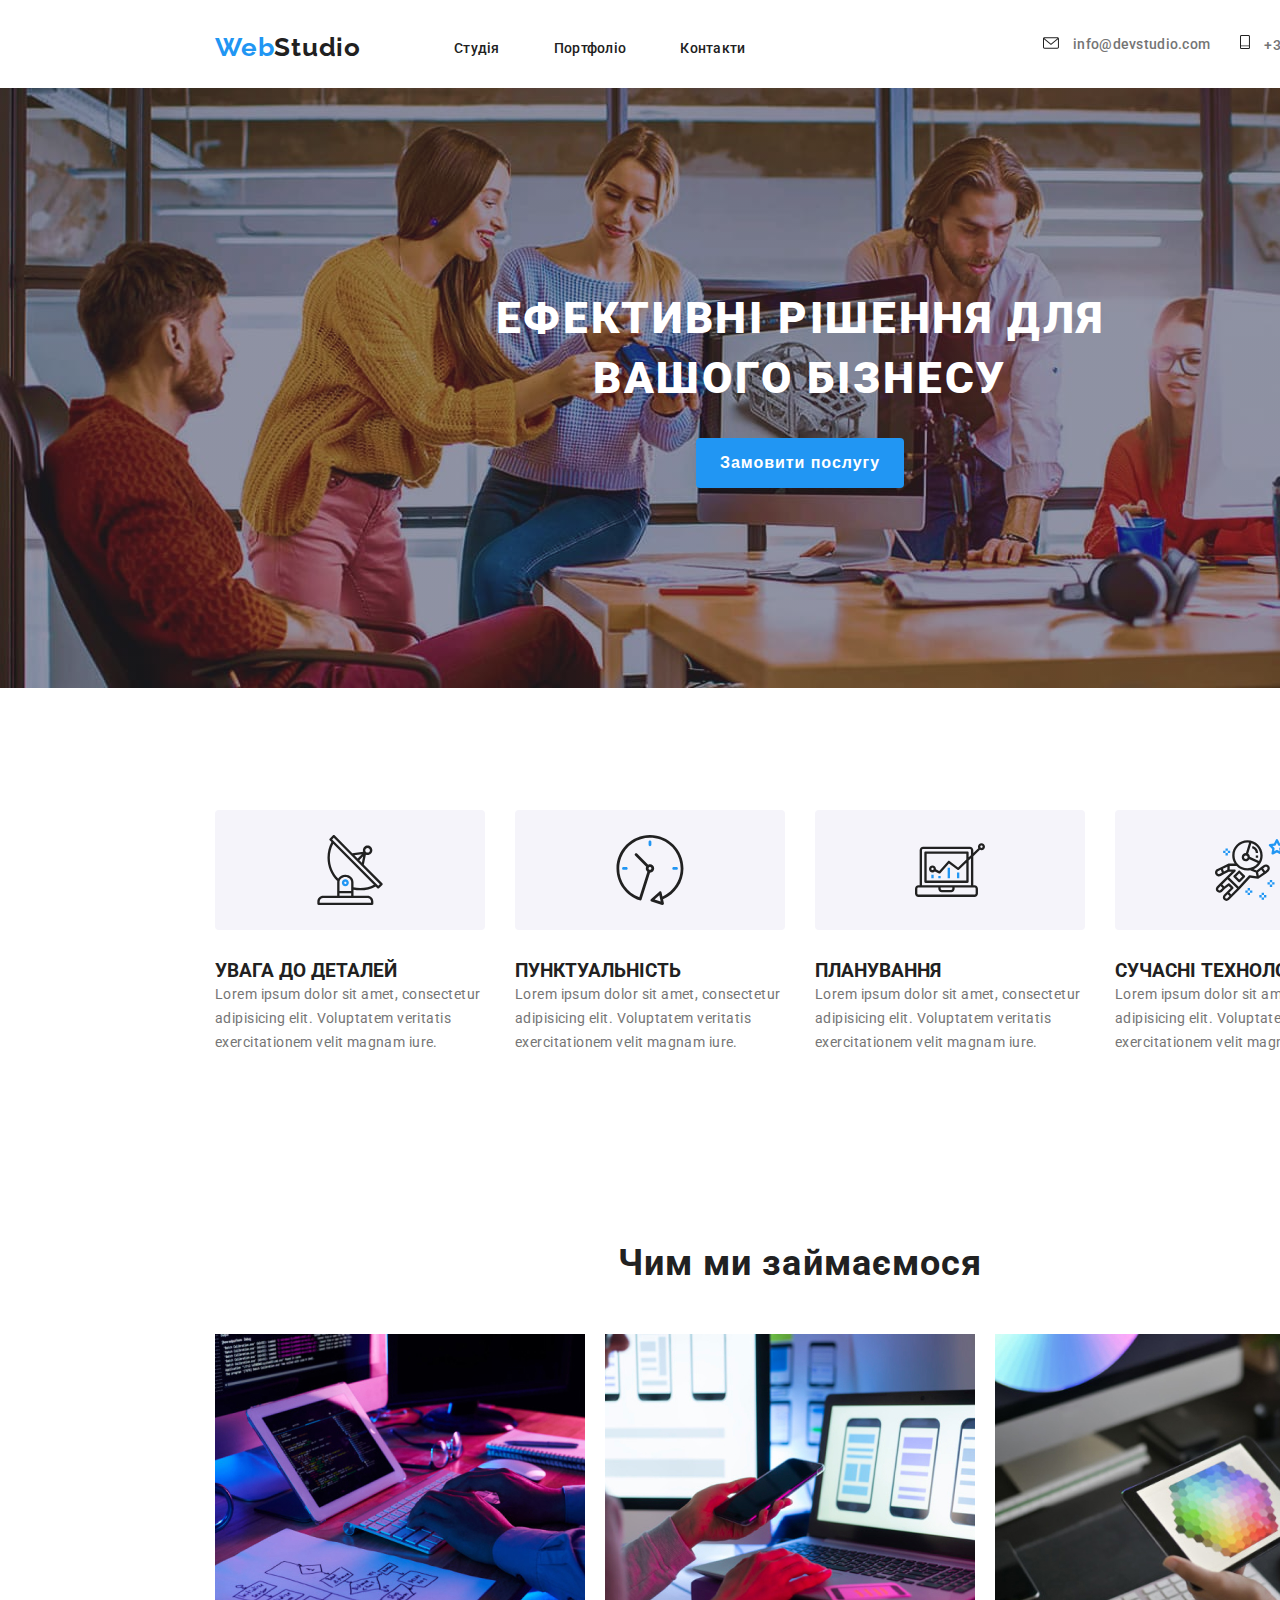
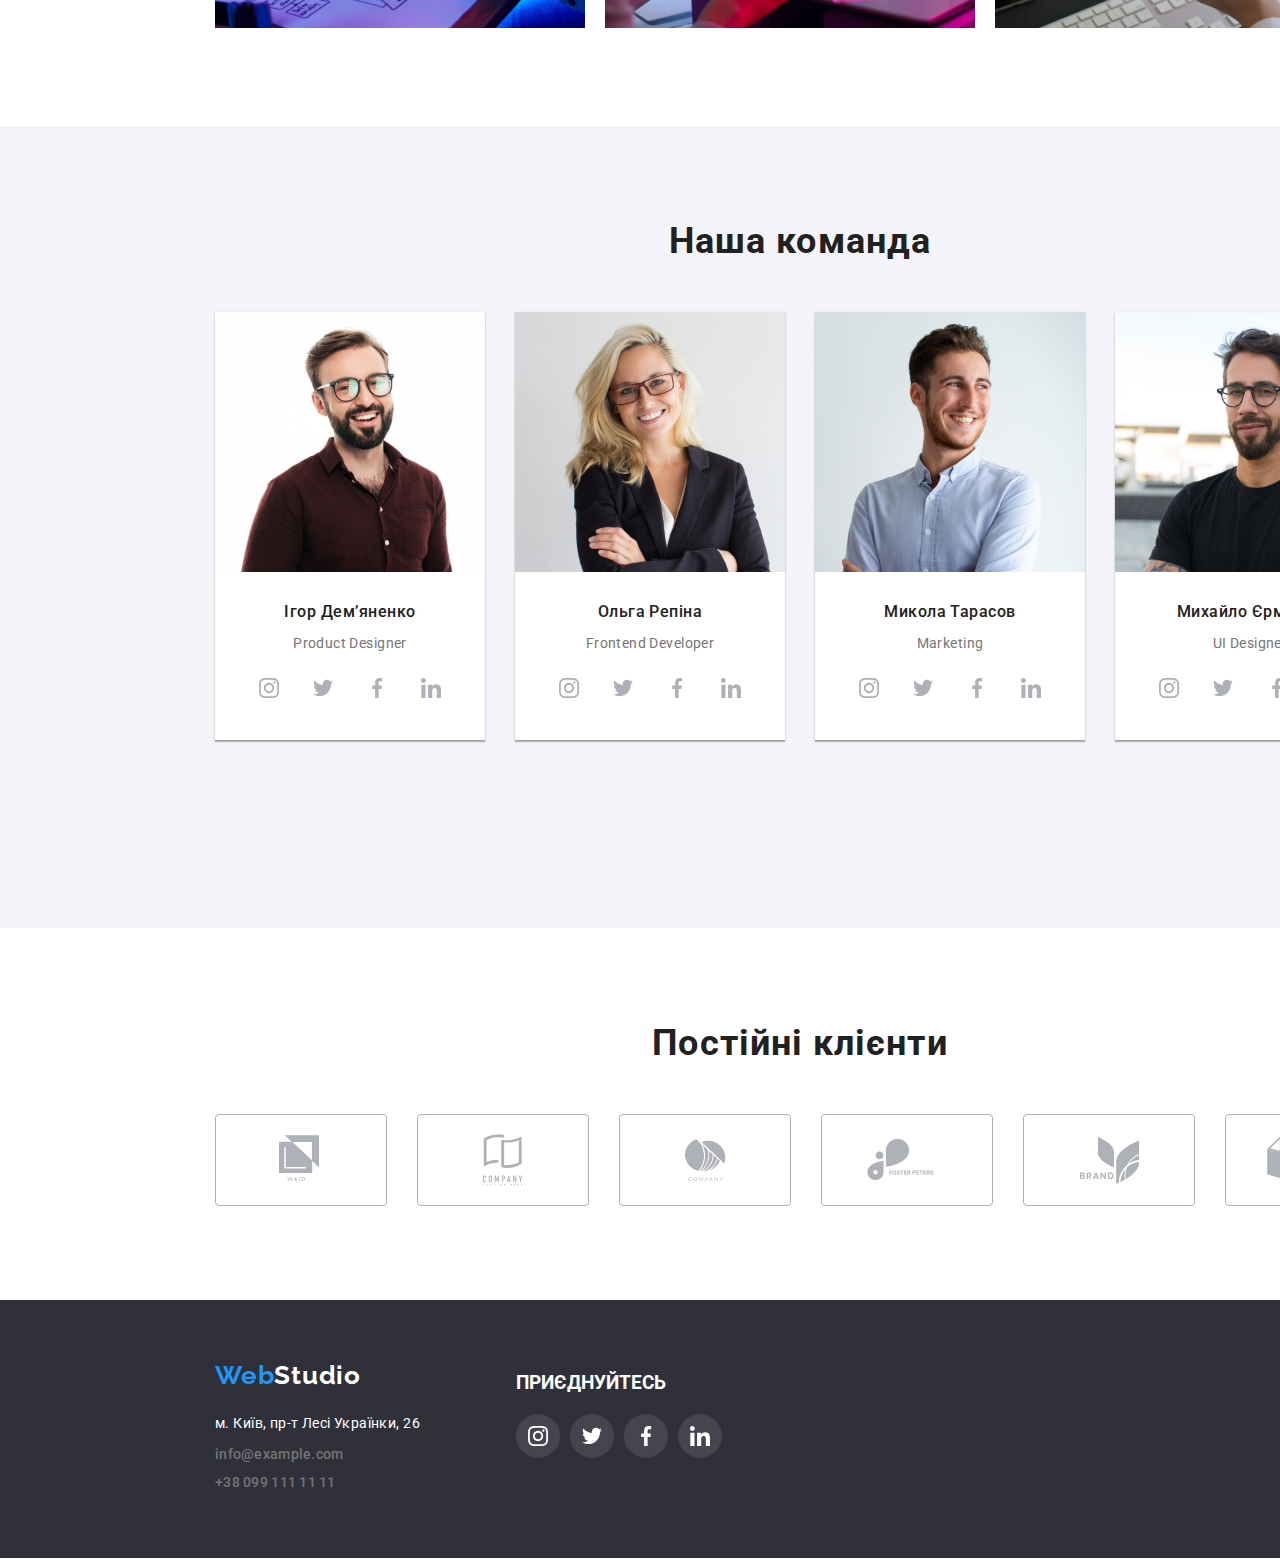
<file: index.html>
<!DOCTYPE html>
<html lang="en">
<head>
    <meta charset="UTF-8">
    <meta http-equiv="X-UA-Compatible" content="IE=edge">
    <meta name="viewport" content="width=device-width, initial-scale=1.0">
    <title>WebStudio</title>
    <link rel="preconnect" href="https://fonts.googleapis.com">
    <link rel="preconnect" href="https://fonts.gstatic.com" crossorigin>
    <link href="https://fonts.googleapis.com/css2?family=Raleway:wght@700&family=Roboto:wght@400;500;700;900&display=swap" rel="stylesheet">
    <link rel="stylesheet" href="./styles.css">
    <link rel="stylesheet" href="https://cdnjs.cloudflare.com/ajax/libs/modern-normalize/1.1.0/modern-normalize.min.css" integrity="sha512-wpPYUAdjBVSE4KJnH1VR1HeZfpl1ub8YT/NKx4PuQ5NmX2tKuGu6U/JRp5y+Y8XG2tV+wKQpNHVUX03Mf">
</head>
<body>
     <!-- Шапка -->
     <header class="section header">
        <div class="container nav">
            <a class="webstudio black" href=""><span>Web</span>Studio</a>
        <nav>
            <ul class="nav-list">
                <!-- <li class="nav-item"><a class="nav-link" href="./practise.html">Дз</a></li> -->
                <li class="nav-item"><a class="nav-link" href="./">Студія</a></li>
                <li class="nav-item"><a class="nav-link" href="./portfolio.html">Портфоліо</a></li>
                <li class="nav-item"><a class="nav-link" href="">Контакти</a></li>
            </ul>
        </nav>
            <ul class="contacts-list">
                <li class="contact-item">
                    <svg class="icon-mail">
                        <use href="./images_and_icons/icons/mail_and_phone.svg#icon-mail"></use>
                    </svg>
                    <a class="contact-link" href="mail:info@example.com">info@devstudio.com</a>
                </li>
                <li class="contact-item">
                    <svg class="icon-phone">
                        <use href="./images_and_icons/icons/mail_and_phone.svg#icon-phone"></use>
                    </svg>
                    <a class="contact-link" href="tel:+380991111111">+38 096 111 11 11</a>
                </li>
            </ul>
    </div>
    </header>
    <main>
        <!-- Секція-герой -->
        <section class="hero section">
            <div class="container">
                <h1 class="hero-title">ЕФЕКТИВНІ РІШЕННЯ ДЛЯ ВАШОГО БІЗНЕСУ</h1>
                <button class="hero-button" type="button">Замовити послугу</button>
            </div>
        </section>
        <!-- Секція-особливості -->
        <section class="section">
           <div class="container">
            <h2 class="fetures-title">Особливості</h2>
            <ul class="fetures">
                <li class="fetures-item">
                    <div class="fetures-container">
                        <svg class="fetures-icon" width="70" height="70">
                            <use href="./images_and_icons/icons/fetures.svg#icon-antenna"></use>
                        </svg>
                    </div>
                    <h3>УВАГА ДО ДЕТАЛЕЙ</h3>
                    <p>Lorem ipsum dolor sit amet, consectetur adipisicing elit. Voluptatem veritatis exercitationem velit magnam iure.</p>
                </li>
                <li class="fetures-item">
                    <div class="fetures-container">
                        <svg class="fetures-icon">
                            <use href="./images_and_icons/icons/fetures.svg#icon-clock"></use>
                        </svg>
                    </div>
                    <h3>ПУНКТУАЛЬНІСТЬ</h3>
                    <p>Lorem ipsum dolor sit amet, consectetur adipisicing elit. Voluptatem veritatis exercitationem velit magnam iure.</p>
                </li>
                <li class="fetures-item">
                    <div class="fetures-container">
                        <svg class="fetures-icon">
                            <use href="./images_and_icons/icons/fetures.svg#icon-diagram"></use>
                        </svg>
                    </div>
                    <h3>ПЛАНУВАННЯ</h3>
                    <p>Lorem ipsum dolor sit amet, consectetur adipisicing elit. Voluptatem veritatis exercitationem velit magnam iure.</p>
                </li>
                <li class="fetures-item">
                    <div class="fetures-container">
                        <svg class="fetures-icon">
                            <use href="./images_and_icons/icons/fetures.svg#icon-astronaut"></use>
                        </svg>
                    </div>
                    <h3>СУЧАСНІ ТЕХНОЛОГІЇ</h3>
                    <p>Lorem ipsum dolor sit amet, consectetur adipisicing elit. Voluptatem veritatis exercitationem velit magnam iure.</p>
                </li>
            </ul>
           </div>
        </section>
        <!-- Чим ми займаємось -->
        <section class="section">
            <div class="container">
                <h2 class="second-title">Чим ми займаємося</h2>
            <ul class="occupations">
                <li class="occupations-item"><img src="./images_and_icons/images/activity-1.jpg" alt="picture"></li>
                <li class="occupations-item"><img src="./images_and_icons/images/activity-2.jpg" alt="picture"></li>
                <li class="occupations-item"><img src="./images_and_icons/images/activity-3.jpg" alt="picture"></li>
            </ul>
            </div>
        </section>
        <!-- Наша команда -->
        <section class="team section">
            <div class="container">
            <h2 class="second-title">Наша команда</h2>
            <ul class="team-list">
                <li class="team-item">
                    <img class="team-image" src="./images_and_icons/images/team-1.jpg" alt="Ігор Дем’яненко">
                        <h3 class="team-title" >Ігор Дем’яненко</h3>
                        <p class="team-text">Product Designer</p>
                    <ul class="icons-list">
                        <li class="icon-item">
                            <a href="" class="icon-link">
                                <svg class="icon"><use href="./images_and_icons/icons/symbol-defs.svg#icon-instagram"></use></svg>
                            </a>
                        </li>
                        <li class="icon-item">
                            <a href="" class="icon-link">
                                <svg class="icon"><use href="./images_and_icons/icons/symbol-defs.svg#icon-twitter"></use></svg>
                            </a>
                        </li>
                        <li class="icon-item">
                            <a href="" class="icon-link">
                                <svg class="icon"><use href="./images_and_icons/icons/symbol-defs.svg#icon-facebook"></use></svg>
                            </a>
                        </li>
                        <li class="icon-item">
                            <a href="" class="icon-link">
                                <svg class="icon"><use href="./images_and_icons/icons/symbol-defs.svg#icon-linkedin"></use></svg>
                            </a>
                        </li>
                    </ul>
                </li>
                <li class="team-item">
                    <img class="team-image" src="./images_and_icons/images/team-2.jpg" alt="Ольга Репіна">
                        <h3 class="team-title" >Ольга Репіна</h3>
                        <p class="team-text">Frontend Developer</p>
                    <ul class="icons-list">
                        <li class="icon-item">
                            <a href="" class="icon-link">
                                <svg class="icon"><use href="./images_and_icons/icons/symbol-defs.svg#icon-instagram"></use></svg>
                            </a>
                        </li>
                        <li class="icon-item">
                            <a href="" class="icon-link">
                                <svg class="icon"><use href="./images_and_icons/icons/symbol-defs.svg#icon-twitter"></use></svg>
                            </a>
                        </li>
                        <li class="icon-item">
                            <a href="" class="icon-link">
                                <svg class="icon"><use href="./images_and_icons/icons/symbol-defs.svg#icon-facebook"></use></svg>
                            </a>
                        </li>
                        <li class="icon-item">
                            <a href="" class="icon-link">
                                <svg class="icon"><use href="./images_and_icons/icons/symbol-defs.svg#icon-linkedin"></use></svg>
                            </a>
                        </li>
                    </ul>
                </li>
                <li class="team-item">
                    <img class="team-image" src="./images_and_icons/images/team-3.jpg" alt="Микола Тарасов">
                        <h3 class="team-title" >Микола Тарасов</h3>
                        <p class="team-text">Marketing</p>
                    <ul class="icons-list">
                        <li class="icon-item">
                            <a href="" class="icon-link">
                                <svg class="icon"><use href="./images_and_icons/icons/symbol-defs.svg#icon-instagram"></use></svg>
                            </a>
                        </li>
                        <li class="icon-item">
                            <a href="" class="icon-link">
                                <svg class="icon"><use href="./images_and_icons/icons/symbol-defs.svg#icon-twitter"></use></svg>
                            </a>
                        </li>
                        <li class="icon-item">
                            <a href="" class="icon-link">
                                <svg class="icon"><use href="./images_and_icons/icons/symbol-defs.svg#icon-facebook"></use></svg>
                            </a>
                        </li>
                        <li class="icon-item">
                            <a href="" class="icon-link">
                                <svg class="icon"><use href="./images_and_icons/icons/symbol-defs.svg#icon-linkedin"></use></svg>
                            </a>
                        </li>
                    </ul>
                </li>
                <li class="team-item">
                    <img class="team-image" src="./images_and_icons/images/team-4.jpg" alt="Михайло Єрмаков">
                        <h3 class="team-title" >Михайло Єрмаков</h3>
                        <p class="team-text">UI Designer</p>
                    <ul class="icons-list">
                        <li class="icon-item">
                            <a href="" class="icon-link">
                                <svg class="icon"><use href="./images_and_icons/icons/symbol-defs.svg#icon-instagram"></use></svg>
                            </a>
                        </li>
                        <li class="icon-item">
                            <a href="" class="icon-link">
                                <svg class="icon"><use href="./images_and_icons/icons/symbol-defs.svg#icon-twitter"></use></svg>
                            </a>
                        </li>
                        <li class="icon-item">
                            <a href="" class="icon-link">
                                <svg class="icon"><use href="./images_and_icons/icons/symbol-defs.svg#icon-facebook"></use></svg>
                            </a>
                        </li>
                        <li class="icon-item">
                            <a href="" class="icon-link">
                                <svg class="icon"><use href="./images_and_icons/icons/symbol-defs.svg#icon-linkedin"></use></svg>
                            </a>
                        </li>
                    </ul>
                </li>
            </ul>
            </div>
        </section>
        <!-- Постійні клієнти -->
        <section class="section">
            <div class="container">
                <h2 class="second-title">Постійні клієнти</h2>
                <ul class="customers-list">
                    <li class="customers-item">
                        <a href="" class="customers-link">
                            <svg class="icon-customers" width="44.27" height="49.23">
                                <use href="./images_and_icons/icons/customers.svg#icon-logo-1"></use>
                            </svg>
                        </a>
                    </li>
                    <li class="customers-item">
                        <a href="" class="customers-link">
                            <svg class="icon-customers" width="40" height="52">
                                <use href="./images_and_icons/icons/customers.svg#icon-logo-2"></use>
                            </svg>
                        </a>
                    </li>
                    <li class="customers-item">
                        <a href="" class="customers-link">
                            <svg class="icon-customers" width="41" height="42.6">
                                <use href="./images_and_icons/icons/customers.svg#icon-logo-3"></use>
                            </svg>
                        </a>
                    </li>
                    <li class="customers-item">
                        <a href="" class="customers-link">
                            <svg class="icon-customers" width="79.66" height="42.02">
                                <use href="./images_and_icons/icons/customers.svg#icon-logo-4"></use>
                            </svg>
                        </a>
                    </li>
                    <li class="customers-item">
                        <a href="" class="customers-link">
                            <svg class="icon-customers" width="59" height="47">
                                <use href="./images_and_icons/icons/customers.svg#icon-logo-5"></use>
                            </svg>
                        </a>
                    </li>
                    <li class="customers-item">
                        <a href="" class="customers-link">
                            <svg class="icon-customers" width="88.48" height="45.44">
                                <use href="./images_and_icons/icons/customers.svg#icon-logo-6"></use>
                            </svg>
                        </a>
                    </li>
                </ul>
            </div>
        </section>
    </main>
    <!-- Футер -->
    <footer class="footer">
        <div class="address-container">
        <a class="webstudio white" href=""><span>Web</span>Studio</a>
        <address class="address">м. Київ, пр-т Лесі Українки, 26</address>
        <ul>
            <li class="contact-item"><a class="contact-link" href="mail:info@example.com">info@example.com</a></li>
            <li class="contact-item"><a class="contact-link" href="tel:+380991111111">+38 099 111 11 11</a></li>
        </ul>
        </div>
        <div class="net-container">
            <h3>ПРИЄДНУЙТЕСЬ</h3>
            <ul class="icons-list">
                <li class="icon-item">
                    <a href="" class="icon-link">
                        <svg class="icon">
                            <use href="./images_and_icons/icons/symbol-defs.svg#icon-instagram"></use>
                        </svg>
                    </a>
                </li>
                <li class="icon-item">
                    <a href="" class="icon-link">
                        <svg class="icon">
                            <use href="./images_and_icons/icons/symbol-defs.svg#icon-twitter"></use>
                        </svg>
                    </a>
                </li>
                <li class="icon-item">
                    <a href="" class="icon-link">
                        <svg class="icon">
                            <use href="./images_and_icons/icons/symbol-defs.svg#icon-facebook"></use>
                        </svg>
                    </a>
                </li>
                <li class="icon-item">
                    <a href="" class="icon-link">
                        <svg class="icon">
                            <use href="./images_and_icons/icons/symbol-defs.svg#icon-linkedin"></use>
                        </svg>
                    </a>
                </li>
            </ul>
        </div>
    </footer>  
</body>
</html>
</file>
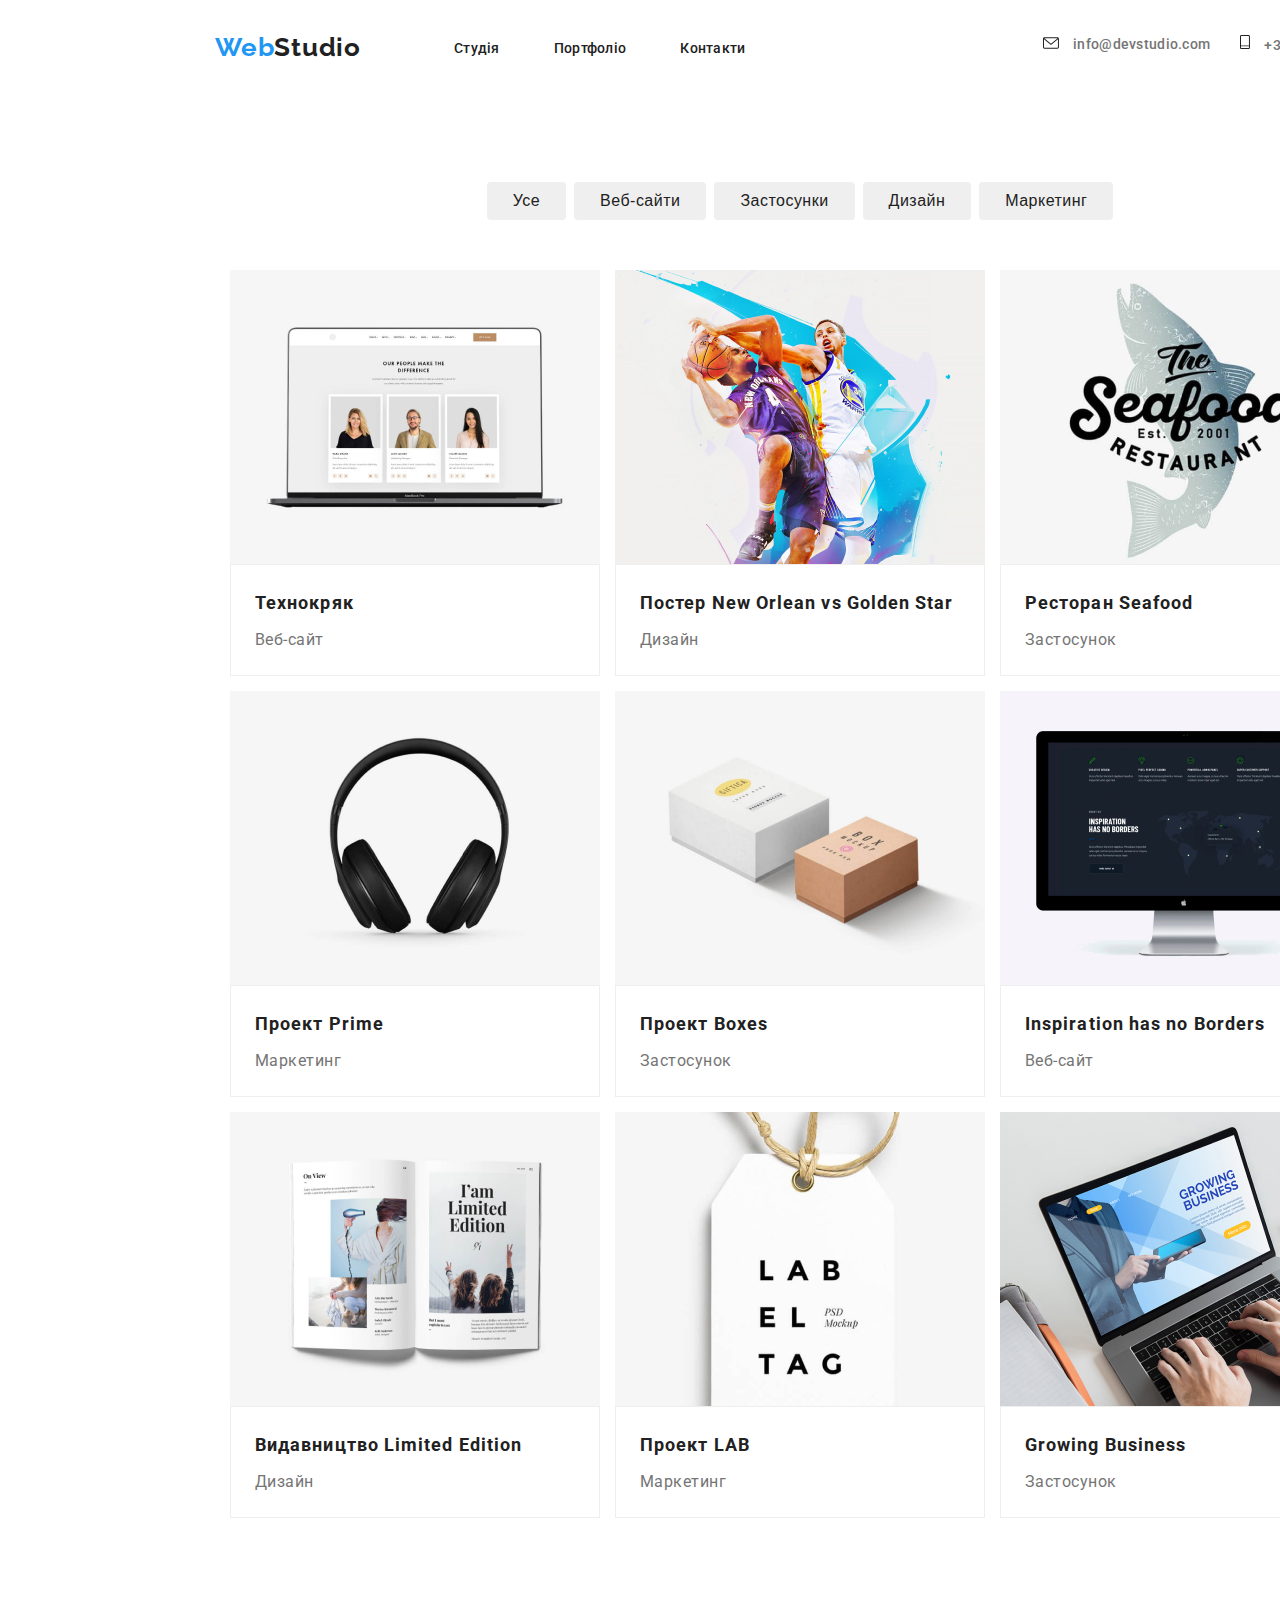
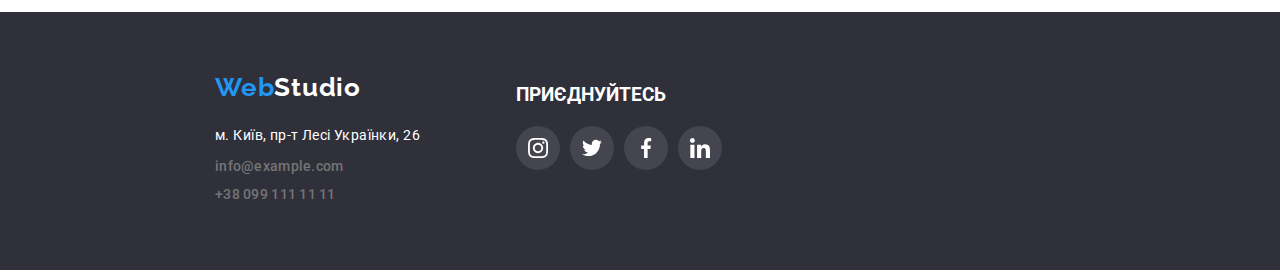
<file: portfolio.html>
<!DOCTYPE html>
<html lang="en">
<head>
    <meta charset="UTF-8">
    <meta http-equiv="X-UA-Compatible" content="IE=edge">
    <meta name="viewport" content="width=device-width, initial-scale=1.0">
    <title>Portfolio</title>
    <link rel="preconnect" href="https://fonts.googleapis.com">
    <link rel="preconnect" href="https://fonts.gstatic.com" crossorigin>
    <link href="https://fonts.googleapis.com/css2?family=Raleway:wght@700&family=Roboto:wght@400;500;700;900&display=swap" rel="stylesheet">
    <link rel="stylesheet" href="./styles.css">
</head>
<body>
    <header class="section header">
        <div class="container nav">
        <a class="webstudio black" href=""><span>Web</span>Studio</a>
        <nav>
            <ul class="nav-list">
                <li class="nav-item"><a class="nav-link" href="./">Студія</a></li>
                <li class="nav-item"><a class="nav-link" href="./portfolio.html">Портфоліо</a></li>
                <li class="nav-item"><a class="nav-link" href="">Контакти</a></li>
            </ul>
        </nav>
        <ul class="contacts-list">
            <li class="contact-item">
                <svg class="icon-mail">
                    <use href="./images_and_icons/icons/mail_and_phone.svg#icon-mail"></use>
                </svg>
                <a class="contact-link" href="mail:info@example.com">info@devstudio.com</a>
            </li>
            <li class="contact-item">
                <svg class="icon-phone">
                    <use href="./images_and_icons/icons/mail_and_phone.svg#icon-phone"></use>
                </svg>
                <a class="contact-link" href="tel:+380991111111">+38 096 111 11 11</a>
            </li>
        </ul>
    </div>
    </header>
    <main>
        <section class="filter-section section">
            <ul class="filter">
                <li class="filter-item">
                    <button class="filter-button" type="button">Усе</button>
                </li>
                <li class="filter-item">
                    <button class="filter-button" type="button">Веб-сайти</button>
                </li>
                <li class="filter-item">
                    <button class="filter-button" type="button">Застосунки</button>
                </li>
                <li class="filter-item">
                    <button class="filter-button" type="button">Дизайн</button>
                </li>
                <li class="filter-item">
                    <button class="filter-button" type="button">Маркетинг</button>
                </li>
            </ul>
        </section>
        <section class="examples-section section">
            <ul class="examples">
                <li class="example-item">
                    <a class="example-link" href="">
                        <img class="example-picture" src="./images_and_icons/images/ноутбук.jpg" alt="picture">
                        <div class="example-box">
                            <h2 class="example-title">Технокряк</h2>
                            <p class="example-text">Веб-сайт</p>
                        </div>
                    </a>
                </li>
                <li class="example-item">
                    <a class="example-link" href="">
                    <img class="example-picture" src="./images_and_icons/images/баскетбол.jpg" alt="picture">
                    <div class="example-box">
                        <h2 class="example-title">Постер New Orlean vs Golden Star</h2>
                        <p class="example-text">Дизайн</p>
                    </div>
                    </a>
                </li>
                <li class="example-item">
                    <a class="example-link" href="">
                    <img class="example-picture" src="./images_and_icons/images/риба.jpg" alt="picture">
                    <div class="example-box">
                        <h2 class="example-title">Ресторан Seafood</h2>
                        <p class="example-text">Застосунок</p>
                    </div>
                    </a>
                </li>
                <li class="example-item">
                    <a class="example-link" href="">
                    <img class="example-picture" src="./images_and_icons/images/навушники.jpg" alt="picture">
                    <div class="example-box">
                        <h2 class="example-title">Проект Prime</h2>
                        <p class="example-text">Маркетинг</p>
                    </div>
                    </a>
                </li>
                <li class="example-item">
                    <a class="example-link" href="">
                    <img class="example-picture" src="./images_and_icons/images/коробки.jpg" alt="picture">
                    <div class="example-box">
                        <h2 class="example-title">Проект Boxes</h2>
                        <p class="example-text">Застосунок</p>
                    </div>
                    </a>
                </li>
                <li class="example-item">
                    <a class="example-link" href="">
                    <img class="example-picture" src="./images_and_icons/images/ноутбук 2.jpg" alt="picture">
                    <div class="example-box">
                        <h2 class="example-title">Inspiration has no Borders</h2>
                        <p class="example-text">Веб-сайт</p>
                    </div>
                    </a>
                </li>
                <li class="example-item">
                    <a class="example-link" href="">
                    <img class="example-picture" src="./images_and_icons/images/журнал.jpg" alt="picture">
                    <div class="example-box">
                        <h2 class="example-title">Видавництво Limited Edition</h2>
                        <p class="example-text">Дизайн</p>
                    </div>
                    </a>
                </li>
                <li class="example-item">
                    <a class="example-link" href="">
                    <img class="example-picture" src="./images_and_icons/images/цінник.jpg" alt="picture">
                    <div class="example-box">
                        <h2 class="example-title">Проект LAB</h2>
                        <p class="example-text">Маркетинг</p>
                    </div>
                    </a>
                </li>
                <li class="example-item">
                    <a class="example-link" href="">
                    <img class="example-picture" src="./images_and_icons/images/ноутбук 3.jpg" alt="picture">
                    <div class="example-box">
                        <h2 class="example-title">Growing Business</h2>
                        <p class="example-text">Застосунок</p>
                    </div>
                    </a>
                </li>
            </ul>
        </section>
    </main>
    <!-- Футер -->
    <footer class="footer">
        <div class="address-container">
        <a class="webstudio white" href=""><span>Web</span>Studio</a>
        <address class="address">м. Київ, пр-т Лесі Українки, 26</address>
        <ul>
            <li class="contact-item"><a class="contact-link" href="mail:info@example.com">info@example.com</a></li>
            <li class="contact-item"><a class="contact-link" href="tel:+380991111111">+38 099 111 11 11</a></li>
        </ul>
        </div>
        <div class="net-container">
            <h3>ПРИЄДНУЙТЕСЬ</h3>
            <ul class="icons-list">
                <li class="icon-item">
                    <a href="" class="icon-link">
                        <svg class="icon">
                            <use href="./images_and_icons/icons/symbol-defs.svg#icon-instagram"></use>
                        </svg>
                    </a>
                </li>
                <li class="icon-item">
                    <a href="" class="icon-link">
                        <svg class="icon">
                            <use href="./images_and_icons/icons/symbol-defs.svg#icon-twitter"></use>
                        </svg>
                    </a>
                </li>
                <li class="icon-item">
                    <a href="" class="icon-link">
                        <svg class="icon">
                            <use href="./images_and_icons/icons/symbol-defs.svg#icon-facebook"></use>
                        </svg>
                    </a>
                </li>
                <li class="icon-item">
                    <a href="" class="icon-link">
                        <svg class="icon">
                            <use href="./images_and_icons/icons/symbol-defs.svg#icon-linkedin"></use>
                        </svg>
                    </a>
                </li>
            </ul>
        </div>
    </footer>
</body>
</html>
</file>
<file: styles.css>
:root {
    --accent-color:#2196F3;
    --primary-text-color: #212121;
    --secondary-text-color: #757575;
    --thirdly-text-color: #FFFFFF;
    --background-color: #2F303A;
    --icon-color: #AFB1B8;
}



/* Загальні стилі */
body {
    font-family: "Roboto", sans-serif;
    color: var(--primary-text-color);
    margin-left: 0;
}
*,
*::before,
*::after {
    box-sizing: border-box;
}

h1,
h2,
h3,
p,
ul{
    margin: 0;
    padding: 0;
}
a {
    margin: 0;
    padding: 0;
    color: var(--primary-text-color);
    text-decoration: none;
}
ul {
    list-style: none;
}




/* Головна сторінка */

.section{
    width: 1600px;
    padding-top: 94px;
    padding-bottom: 94px;
}

.container{
    width: 1200px;
    padding-left: 15px;
    padding-right: 15px;
    margin-left: auto;
    margin-right: auto;
}
.second-title {
    font-weight: 700;
    font-size: 36px;
    line-height: 42px;
    width: 370px;
    text-align: center;
    margin-right: auto;
    margin-left: auto;
    letter-spacing: 0.03em;
    color: var(--primary-text-color);
    margin-bottom: 50px;
}



/* Хедер */
.section.header{
    padding-top: 24px;
    padding-bottom: 25px;
}

.container.nav{
    display: flex;
    align-items: center;
}
.webstudio{
    font-family: 'Raleway';
    font-style: normal;
    font-weight: 700;
    font-size: 26px;
    line-height: 31px;
    letter-spacing: 0.03em;
}
.webstudio span {
    color: var(--accent-color);
}
.webstudio.black {
    color:var(--primary-text-color);
    transition: 250ms cubic-bezier(0.4, 0, 0.2, 1);
}
nav {
    margin-left: 93px;
}

.nav-list {
    display: flex;
}
.nav-item:not(:first-child) {
    margin-left: 54px;
}
.nav-link,
.contact-link {
    font-style: normal;
    font-weight: 500;
    font-size: 14px;
    line-height: 16px;
    letter-spacing: 0.02em;
    transition: 250ms cubic-bezier(0.4, 0, 0.2, 1);
    color: var(--primary-text-color);
}
.webstudio:hover,
.nav-link:hover,
.nav-link:focus,
.contact-item:hover .contact-link,
.contact-item:focus .contact-link,
.contact-item:focus .icon-mail,
.contact-item:hover .icon-mail,
.contact-item:hover .icon-phone,
.contact-item:focus .icon-phone {
    color: var(--accent-color);
}

.contacts-list{
    display: flex;
    margin-left: auto;
}
.contact-link{
    color: var(--secondary-text-color);
}

.icon-mail,
.icon-phone {
    cursor: pointer;
    margin-right: 10px;
    fill: currentColor;
    transition: 250ms cubic-bezier(0.4, 0, 0.2, 1);
}
.icon-phone {
    margin-left: 30px;
    width: 10px;
    height: 16px;
}
.icon-mail {
    width: 16px;
    height: 12px;
}




/* Секція герой */
.section.hero{
    padding-top: 200px;
    padding-bottom: 200px;
    background-image: linear-gradient(0deg, rgba(47, 48, 58, 0.4), rgba(47, 48, 58, 0.4)),
    url(./images_and_icons/images/bcg-img.jpg);
    background-position: center;
    text-align: center;
}
.section.hero,
.footer{
    background-color: var(--background-color);
}
.hero-title{
    font-style: normal;
    font-weight: 900;
    font-size: 44px;
    line-height: 60px;
    letter-spacing: 0.06em;
    text-transform: uppercase;
    color: var(--thirdly-text-color);
    width: 696px;
    margin-right: auto;
    margin-left: auto;
}
.hero-button {
    display: inline-flex;
    font-weight: 700;
    font-size: 16px;
    line-height: 30px;
    letter-spacing: 0.06em;
    color:var(--thirdly-text-color);
    background-color:var(--accent-color);
    border: none;
    border-radius: 4px;
    margin-top: 30px;
    padding: 10px 24px;
    cursor: pointer;
    /* transition-property: background-color;
    transition-duration: 250ms;
    transition-timing-function: cubic-bezier(0.4, 0, 0.2, 1);
    transition-delay: 100ms; */

    /* Короткий варіант запису */
    transition: background-color 250ms cubic-bezier(0.4, 0, 0.2, 1),
    color 250ms cubic-bezier(0.4, 0, 0.2, 1);
}
.hero-button:hover,
.hero-button:focus {
    background-color: aqua;
    color: #212121;
}

/* Секція особливості */
.fetures {
    display: flex;
    margin-right: auto;
    margin-left: auto;
    justify-content: space-between;
}

.fetures-item {
    width: 270px;  
}
.fetures-container {
    display: flex;
    justify-content: center;
    align-items: center;
    height: 120px;
    background: #F5F4FA;
    border-radius: 4px;
    margin-bottom: 30px;
}
.fetures-icon {
    width: 70px;
    height: 70px;
    justify-content: center;
    align-items: center;
}
.fetures-title {
    visibility: hidden;
}



/* Секція "Чим ми займаємося" */
.occupations {
    width: 1170px;
    display: flex;
    margin-right: auto;
    margin-left: auto;
    margin: -15px;
}
.occupations-item {
    margin: 15px;
    width: calc((100% - 15px*6) / 3);
}


/* Секція команди */
.team.section {
    background: #F5F4FA;
}
h3+p {
    font-family: 'Roboto';
    font-style: normal;
    font-weight: 400;
    font-size: 14px;
    line-height: 24px;
    letter-spacing: 0.03em;
    color:var(--secondary-text-color);
}
.team-list {
    display: flex;
    margin-right: auto;
    margin-left: auto;
    margin-bottom: 94px;
}
.team-item {
    box-shadow: 0px 1px 3px rgba(0, 0, 0, 0.12), 0px 1px 1px rgba(0, 0, 0, 0.14), 0px 2px 1px rgba(0, 0, 0, 0.2);
    background-color: var(--thirdly-text-color);
}
.team-item:not(:last-of-type) {
    margin-right: 30px;
}
.team-image,
.team-text
.team-title {
    width: 270px;
}
.team-title {
    height: 19px;
    margin-top: 30px;
    margin-bottom: 10px;
    margin-right: 60px;
    margin-left: 60px;
    text-align: center;
    font-weight: 500;
    font-size: 16px;
    line-height: 19px;
    letter-spacing: 0.03em;
}
.team-text {
    height: 19px;
    margin-right: 61px;
    margin-left: 61px;
    margin-bottom: 16px;
    background-color: var(--thirdly-text-color);
    text-align: center;
}
.team-image {
    display: block;
}
.icons-list {
    height: 44px;
    width: 206px;
    background-color: var(--thirdly-text-color);
    display: flex;
    margin-right: 32px;
    margin-left: 32px;
    margin-bottom: 30px;
    justify-content: center;
}
.icon-item {
    width: 44px;
    height: 44px;
}
.icon-link {
    justify-content: center;
    align-items: center;
    display: inline-flex;
    width: 44px;
    height: 44px;
    border-radius: 50%;
    background-color: var(--thirdly-text-color);
    color: var(--icon-color);
    transition: 250ms cubic-bezier(0.4, 0, 0.2, 1);
}

.icon {
    fill: currentColor;
    width: 20px;
    height: 20px;
}
.icon-item:not(:last-of-type) {
    margin-right: 10px;
}
.icon-link:hover,
.icon-link:focus {
    background-color: var(--accent-color);
    color: var(--thirdly-text-color);
}


/* Секція постійні клієнти */

.customers-list {
    display: flex;
}
.customers-link {
    display: inline-flex;
    justify-content: center;
    align-items: center;
    border: 1px #AFB1B8 solid;
    box-sizing: content-box;
    border-radius: 4px;
    width: 170px;
    height: 90px;
    color: var(--icon-color);
    transition: 250ms cubic-bezier(0.4, 0, 0.2, 1);
}
.customers-item:not(:last-of-type) {
    margin-right: 30px;
}
.icon-customers {
    fill: currentColor;
}
.customers-link:hover,
.customers-link:focus {
    color: var(--accent-color);
    border-color: var(--accent-color);
}


/* Футер */
.webstudio{
    font-family: 'Raleway';
    font-style: normal;
    font-weight: 700;
    font-size: 26px;
    line-height: 31px;
    letter-spacing: 0.03em;
}
.webstudio span{
    color: var(--accent-color);
}
.webstudio.white {
    display: inline-flex;
    margin-bottom: 20px;
    color:var(--thirdly-text-color);
    transition: 250ms cubic-bezier(0.4, 0, 0.2, 1);
}

.address {
    font-family: 'Roboto';
    font-style: normal;
    font-weight: 400;
    font-size: 14px;
    line-height: 24px;
    letter-spacing: 0.03em;
    color:var(--thirdly-text-color);
}
.address,
.contact-item:first-of-type {
    margin-bottom: 9px;
}
.white:hover {
    color:var(--accent-color);
}
.footer h3 {
    color: var(--thirdly-text-color);
    margin-bottom: 20px;
    
}
.footer {
    width: 1600px;
    display: flex;
}
.address-container {
    width: 231px;
    height: 132px;
    margin-left: 215px;
    margin-right: 70px;
    margin-bottom: 60px;
    margin-top: 60px;
}
.net-container {
    width: 206px;
    margin-top: 72px;
    margin-bottom: 100px;
    /* outline: 1px white auto; */
}
.footer .icon-link {
    color: var(--thirdly-text-color);
    background-color: rgba(255, 255, 255, 0.1);
}
.footer .icons-list {
    background-color: var(--background-color);
    margin-left: 0px;
    margin-right: 0px;
    margin-bottom: 0px;

}
.footer .icon-link:hover,
.footer .icon-link:focus {
    background-color: var(--accent-color);
}



/* Портфоліо  */


/* Хедер */


/* Кнопки фільтру */
.filter-section {
    padding-bottom: 0px;
}
.filter {
    margin-bottom: 50px;
    display: flex;
    justify-content:center;
}
.filter-item:not(:last-of-type) {
    margin-right: 8px;
}
button {
    border: none;
    padding: 6px 26px;
    font-style: normal;
    font-weight: 500;
    font-size: 16px;
    line-height: 26px;
    text-align: center;
    letter-spacing: 0.03em;
    color:var(--primary-text-color);
    border-radius: 4px;
    cursor: pointer;
    transition: 250ms cubic-bezier(0.4, 0, 0.2, 1);
}
.filter-button:hover,
.filter-button:focus {
    box-shadow: 0px 3px 1px rgba(0, 0, 0, 0.1),
    0px 1px 2px rgba(0, 0, 0, 0.08), 
    0px 2px 2px rgba(0, 0, 0, 0.12);
    background-color: var(--accent-color);
    color: var(--thirdly-text-color);
}

/* Приклади */
.examples-section {
    display: flex;
    justify-content: center;
    padding-top: 0px;
}
.example-picture {
    display: block;
}
.example-box {
    border: 1px solid #EEEEEE;
}
.example-text {
    font-weight: 400;
    font-size: 16px;
    line-height: 30px;
    letter-spacing: 0.03em;
    color: var(--secondary-text-color);
    margin: 0px 24px 20px 24px;
}
.example-title {
    font-weight: 700;
    font-size: 18px;
    line-height: 36px;
    letter-spacing: 0.06em;
    margin: 20px 24px 4px 24px;
}
.example-picture {
    width: 370px;
    height: 294px;
}
.examples {
    width: 1200px;
    display: flex;
    justify-content: center;
    flex-wrap: wrap;
    margin-left: -15px;
    margin-top: -15px;
}
.example-item {
    margin-left: 15px;
    margin-top: 15px;
    width: calc(( 100% - 30px * 3) / 3);

    background: #FFFFFF;
    box-sizing: content-box;
}
</file>
